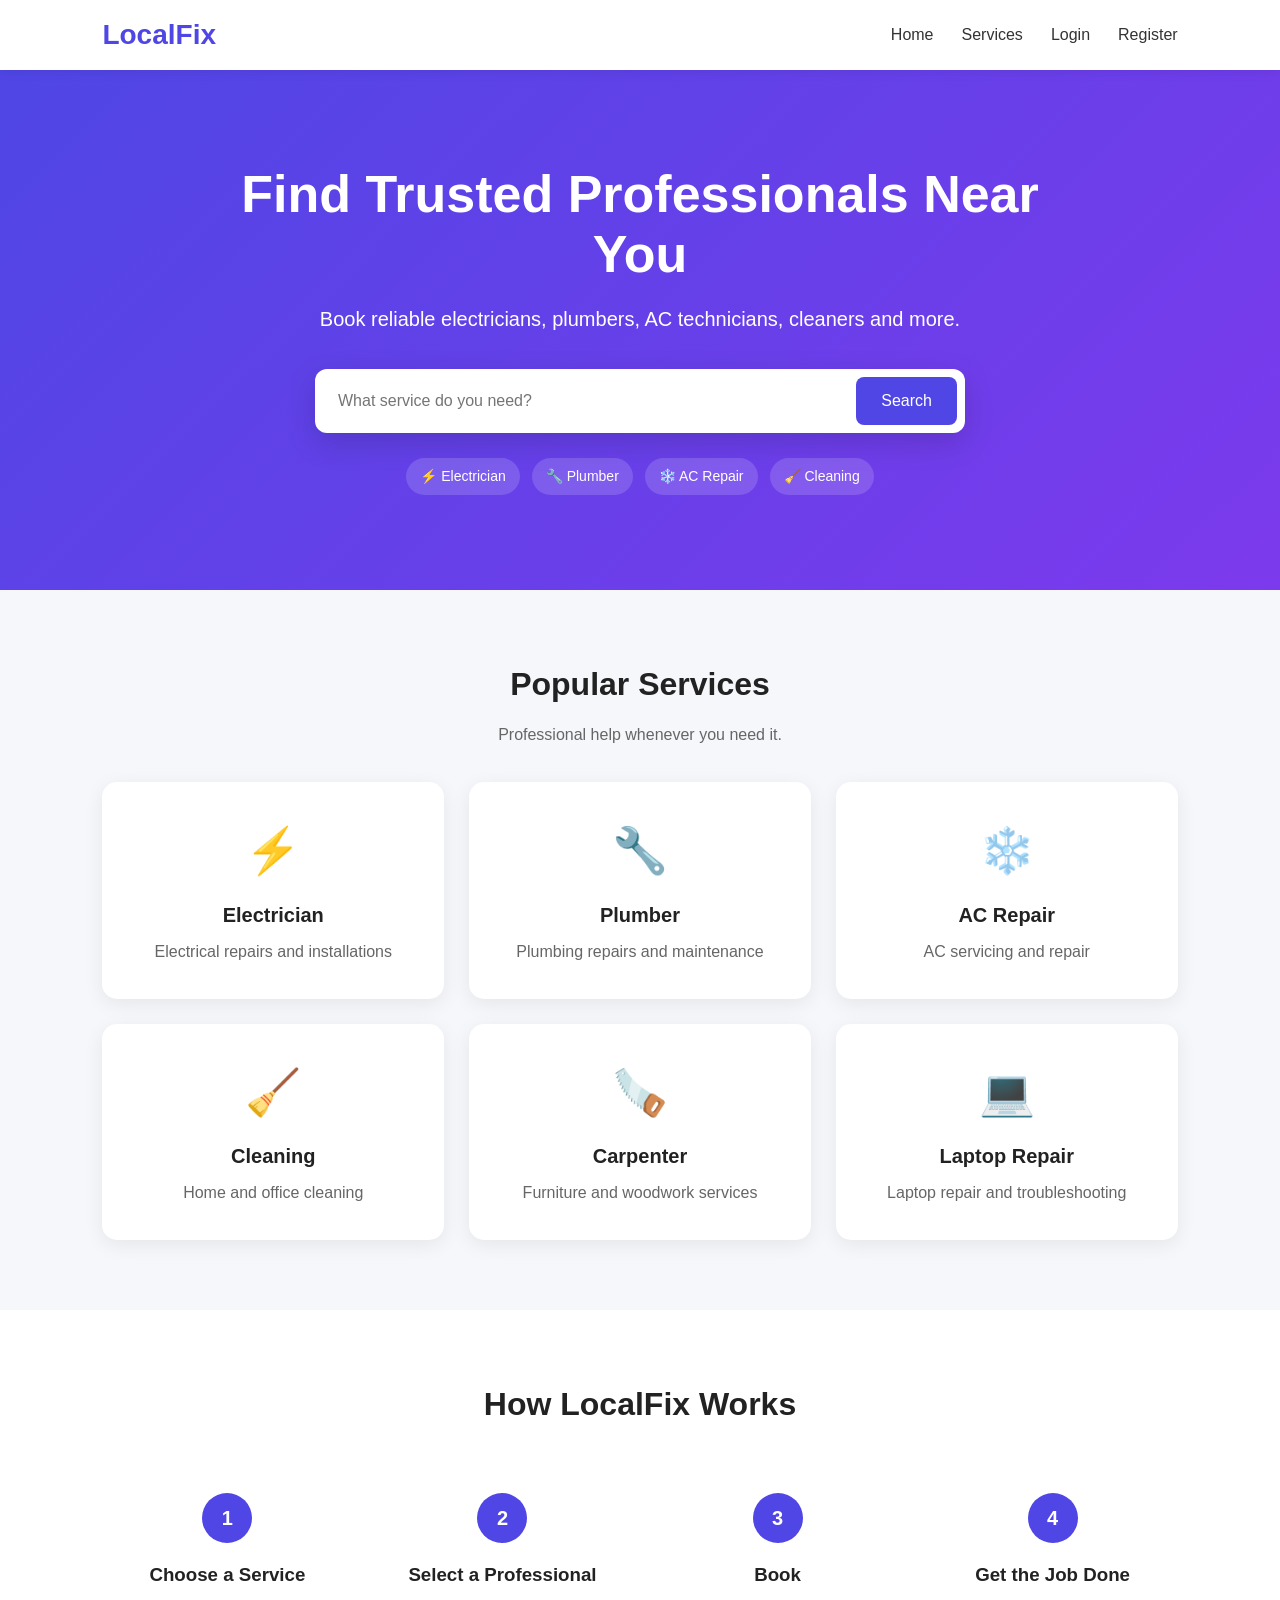
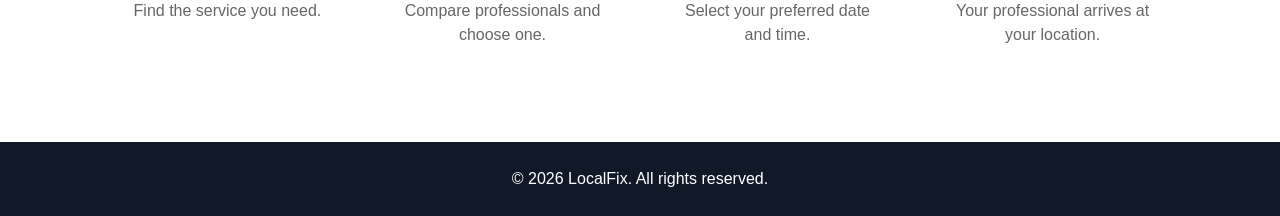
<file: frontend/index.html>
<!DOCTYPE html>
<html lang="en">

<head>

    <meta charset="UTF-8">

    <meta
        name="viewport"
        content="width=device-width, initial-scale=1.0"
    >

    <title>LocalFix - Home</title>

    <link
        rel="stylesheet"
        href="css/style.css"
    >

</head>


<body>


    <!-- NAVBAR -->

    <nav>

        <div class="logo">
            LocalFix
        </div>


        <div class="nav-links">

            <a href="index.html">
                Home
            </a>

            <a href="services.html">
                Services
            </a>

            <a href="bookings.html">
                My Bookings
            </a>

            <a href="login.html">
                Login
            </a>

        </div>

    </nav>



    <!-- HERO -->

    <section class="hero">

        <div class="hero-content">

            <h1>
                Find Trusted Professionals Near You
            </h1>


            <p>
                Book reliable electricians, plumbers,
                AC technicians, cleaners and more.
            </p>


            <div class="search-box">

                <input
                    type="text"
                    id="searchInput"
                    placeholder="What service do you need?"
                >


                <button
                    onclick="searchServices()"
                >
                    Search
                </button>

            </div>


            <div class="hero-links">

                <span>
                    ⚡ Electrician
                </span>

                <span>
                    🔧 Plumber
                </span>

                <span>
                    ❄️ AC Repair
                </span>

                <span>
                    🧹 Cleaning
                </span>

            </div>

        </div>

    </section>



    <!-- POPULAR SERVICES -->

    <section class="categories">

        <h2>
            Popular Services
        </h2>


        <p class="section-description">
            Professional help whenever you need it.
        </p>


        <div class="category-container">


            <div
                class="category-card"
                onclick="openService('Electrician')"
            >

                <div class="home-service-icon">
                    ⚡
                </div>

                <h3>
                    Electrician
                </h3>

                <p>
                    Electrical repairs and installations
                </p>

            </div>



            <div
                class="category-card"
                onclick="openService('Plumber')"
            >

                <div class="home-service-icon">
                    🔧
                </div>

                <h3>
                    Plumber
                </h3>

                <p>
                    Plumbing repairs and maintenance
                </p>

            </div>



            <div
                class="category-card"
                onclick="openService('AC Repair')"
            >

                <div class="home-service-icon">
                    ❄️
                </div>

                <h3>
                    AC Repair
                </h3>

                <p>
                    AC servicing and repair
                </p>

            </div>



            <div
                class="category-card"
                onclick="openService('Cleaning')"
            >

                <div class="home-service-icon">
                    🧹
                </div>

                <h3>
                    Cleaning
                </h3>

                <p>
                    Home and office cleaning
                </p>

            </div>



            <div
                class="category-card"
                onclick="openService('Carpenter')"
            >

                <div class="home-service-icon">
                    🪚
                </div>

                <h3>
                    Carpenter
                </h3>

                <p>
                    Furniture and woodwork services
                </p>

            </div>



            <div
                class="category-card"
                onclick="openService('Laptop Repair')"
            >

                <div class="home-service-icon">
                    💻
                </div>

                <h3>
                    Laptop Repair
                </h3>

                <p>
                    Laptop repair and troubleshooting
                </p>

            </div>


        </div>

    </section>



    <!-- HOW IT WORKS -->

    <section class="how-it-works">

        <h2>
            How LocalFix Works
        </h2>


        <div class="steps-container">


            <div class="step-card">

                <div class="step-number">
                    1
                </div>

                <h3>
                    Choose a Service
                </h3>

                <p>
                    Find the service you need.
                </p>

            </div>



            <div class="step-card">

                <div class="step-number">
                    2
                </div>

                <h3>
                    Select a Professional
                </h3>

                <p>
                    Compare professionals and choose one.
                </p>

            </div>



            <div class="step-card">

                <div class="step-number">
                    3
                </div>

                <h3>
                    Book
                </h3>

                <p>
                    Select your preferred date and time.
                </p>

            </div>



            <div class="step-card">

                <div class="step-number">
                    4
                </div>

                <h3>
                    Get the Job Done
                </h3>

                <p>
                    Your professional arrives at your location.
                </p>

            </div>


        </div>

    </section>



    <!-- FOOTER -->

    <footer>

        <p>
            © 2026 LocalFix. All rights reserved.
        </p>

    </footer>



    <script src="js/app.js"></script>


</body>

</html>
</file>
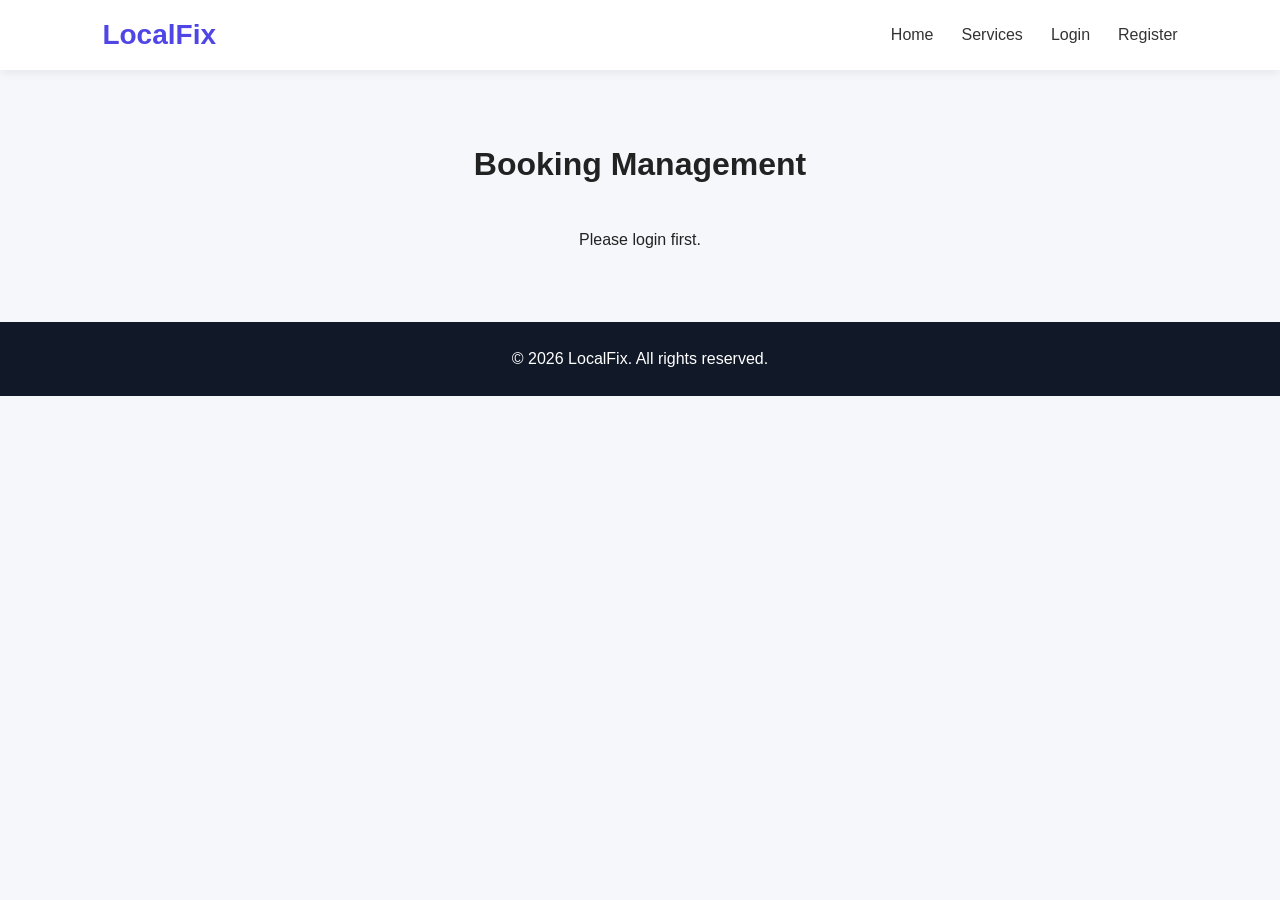
<file: frontend/admin.html>
<!DOCTYPE html>
<html lang="en">

<head>
    <meta charset="UTF-8">

    <meta
        name="viewport"
        content="width=device-width, initial-scale=1.0"
    >

    <title>LocalFix - Admin</title>

    <link
        rel="stylesheet"
        href="css/style.css"
    >
</head>

<body>

<nav>

    <div class="logo">
        LocalFix
    </div>

    <div class="nav-links">

        <a href="index.html">
            Home
        </a>

        <a href="services.html">
            Services
        </a>

        <a href="bookings.html">
            My Bookings
        </a>

    </div>

</nav>


<section class="categories">

    <h2>
        Booking Management
    </h2>

    <div id="adminBookings">

        <p>
            Loading bookings...
        </p>

    </div>

</section>


<footer>

    <p>
        © 2026 LocalFix. All rights reserved.
    </p>

</footer>


<script src="js/app.js"></script>


<script>

async function loadBookings() {

    const container =
        document.getElementById(
            "adminBookings"
        );


    const token =
        localStorage.getItem(
            "access_token"
        );


    if (!token) {

        container.innerHTML = `
            <p>Please login first.</p>
        `;

        return;

    }


    try {

        const response =
            await fetch(
                `${API_URL}/bookings/`,
                {
                    headers: {
                        "Authorization":
                            `Bearer ${token}`
                    }
                }
            );


        const bookings =
            await response.json();


        if (!response.ok) {

            throw new Error(
                bookings.detail ||
                "Could not load bookings"
            );

        }


        container.innerHTML = "";


        if (bookings.length === 0) {

            container.innerHTML = `
                <p>No bookings found.</p>
            `;

            return;

        }


        bookings.forEach(
            booking => {

                const card =
                    document.createElement(
                        "div"
                    );


                card.className =
                    "booking-card";


                card.innerHTML = `

                    <h3>
                        ${booking.service}
                    </h3>

                    <p>
                        📅 ${booking.date}
                    </p>

                    <p>
                        🕐 ${booking.time}
                    </p>

                    <p>
                        📍 ${booking.address}
                    </p>

                    <p>
                        👨‍🔧
                        ${
                            booking.provider
                                ? booking.provider.name
                                : "Unknown Provider"
                        }
                    </p>

                    <p>
                        <strong>
                            Status:
                        </strong>

                        <span class="status">
                            ${booking.status}
                        </span>
                    </p>


                    <select
                        id="status-${booking._id}"
                    >

                        <option value="Pending">
                            Pending
                        </option>

                        <option value="Confirmed">
                            Confirmed
                        </option>

                        <option value="Completed">
                            Completed
                        </option>

                        <option value="Cancelled">
                            Cancelled
                        </option>

                    </select>


                    <button
                        onclick="updateStatus(
                            '${booking._id}'
                        )"
                    >
                        Update Status
                    </button>

                `;


                container.appendChild(
                    card
                );


                document.getElementById(
                    `status-${booking._id}`
                ).value =
                    booking.status;

            }
        );

    }


    catch (error) {

        console.error(error);

        container.innerHTML = `
            <p>
                Could not load bookings.
            </p>
        `;

    }

}



async function updateStatus(
    bookingId
) {

    const status =
        document.getElementById(
            `status-${bookingId}`
        ).value;


    const token =
        localStorage.getItem(
            "access_token"
        );


    try {

        const response =
            await fetch(

                `${API_URL}/bookings/${bookingId}/status`,

                {

                    method: "PUT",

                    headers: {

                        "Content-Type":
                            "application/json",

                        "Authorization":
                            `Bearer ${token}`

                    },

                    body: JSON.stringify({
                        status: status
                    })

                }

            );


        const data =
            await response.json();


        if (!response.ok) {

            alert(
                data.detail ||
                "Could not update status"
            );

            return;

        }


        alert(
            "Booking status updated!"
        );


        loadBookings();

    }


    catch (error) {

        console.error(error);

        alert(
            "Could not connect to server."
        );

    }

}


loadBookings();

</script>

</body>

</html>
</file>
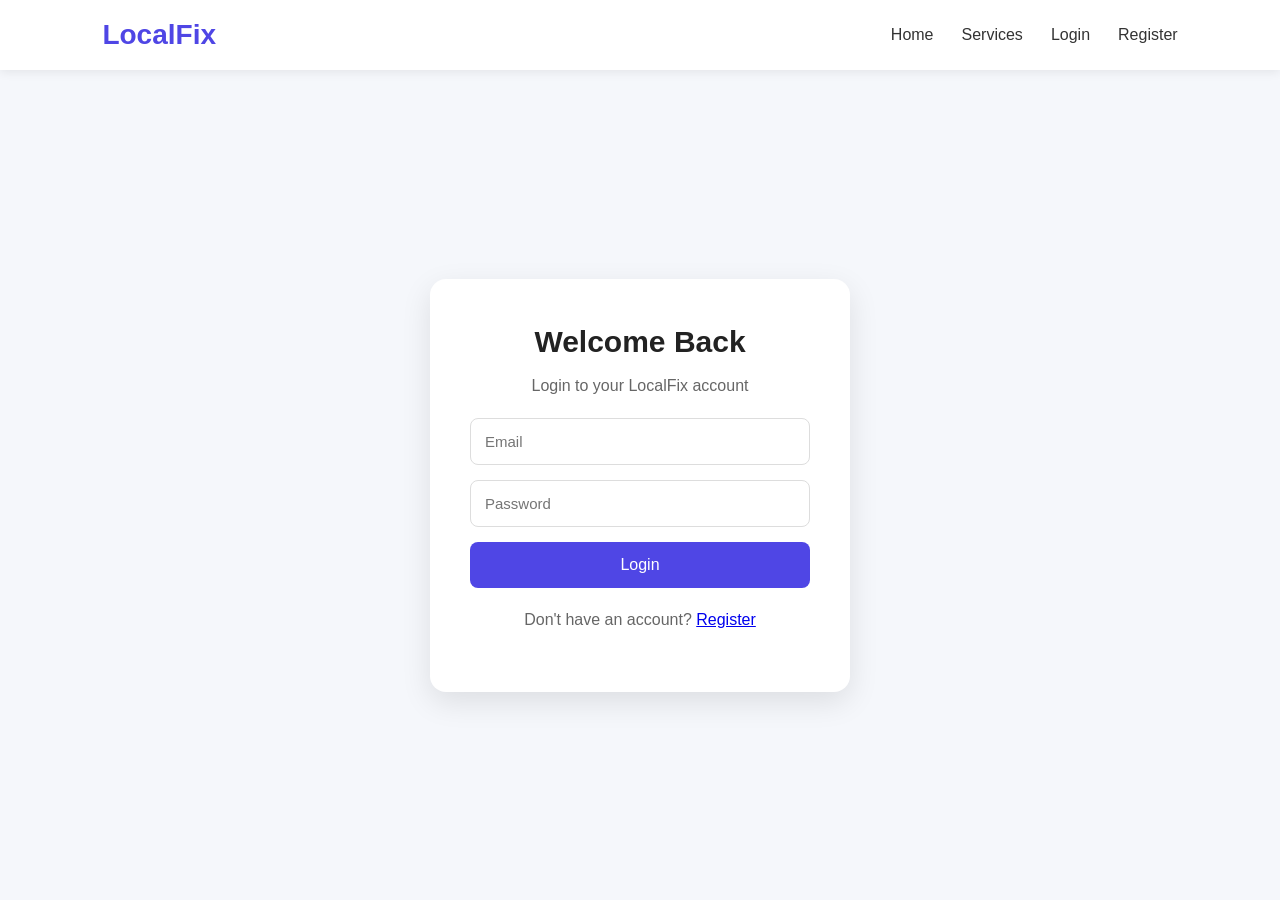
<file: frontend/booking.html>
<!DOCTYPE html>
<html lang="en">

<head>

    <meta charset="UTF-8">

    <meta
        name="viewport"
        content="width=device-width, initial-scale=1.0"
    >

    <title>LocalFix - Book Service</title>

    <link
        rel="stylesheet"
        href="css/style.css"
    >

</head>


<body>


    <!-- NAVBAR -->

    <nav>

        <div class="logo">
            LocalFix
        </div>

        <div class="nav-links">

            <a href="index.html">Home</a>

            <a href="services.html">Services</a>

            <a href="bookings.html">My Bookings</a>

            <a href="login.html">Login</a>

        </div>

    </nav>



    <!-- BOOKING SECTION -->

    <section class="booking-section">

        <div class="booking-header">

            <h1>
                Book a Service
            </h1>

            <p id="selectedService">
                Loading service...
            </p>

        </div>



        <!-- PROVIDERS -->

        <div class="providers-area">

            <h2>
                Choose a Professional
            </h2>

            <div id="providersContainer">

                <p>
                    Loading providers...
                </p>

            </div>

        </div>



        <!-- BOOKING FORM -->

        <div class="booking-form-card">

            <h2>
                Booking Details
            </h2>


            <form id="bookingForm">

                <input
                    type="hidden"
                    id="provider_id"
                >


                <label>
                    Selected Service
                </label>

                <input
                    type="text"
                    id="service"
                    placeholder="Service"
                    readonly
                    required
                >


                <label>
                    Date
                </label>

                <input
                    type="date"
                    id="date"
                    required
                >


                <label>
                    Time
                </label>

                <input
                    type="time"
                    id="time"
                    required
                >


                <label>
                    Address
                </label>

                <input
                    type="text"
                    id="address"
                    placeholder="Enter your address"
                    required
                >


                <label>
                    Problem Description
                </label>

                <textarea
                    id="description"
                    placeholder="Describe the problem..."
                    rows="5"
                    required
                ></textarea>


                <button type="submit">
                    Confirm Booking
                </button>

            </form>


            <p id="bookingMessage"></p>

        </div>

    </section>



    <footer>

        <p>
            © 2026 LocalFix. All rights reserved.
        </p>

    </footer>



    <script src="js/app.js"></script>


    <script>


        // =========================================
        // LOGIN CHECK
        // =========================================

        const token =
            localStorage.getItem(
                "access_token"
            );


        if (!token) {

            alert(
                "Please login to book a service."
            );

            window.location.href =
                "login.html";

        }



        // =========================================
        // URL PARAMETERS
        // =========================================

        const params =
            new URLSearchParams(
                window.location.search
            );


        const serviceName =
            params.get("service");


        const selectedProviderId =
            params.get("provider");



        // =========================================
        // DATE AND TIME
        // =========================================

        const dateInput =
            document.getElementById("date");


        const timeInput =
            document.getElementById("time");


        const today =
            new Date()
                .toISOString()
                .split("T")[0];


        dateInput.min = today;



        // =========================================
        // DISPLAY SERVICE
        // =========================================

        if (serviceName) {

            document.getElementById(
                "service"
            ).value = serviceName;


            document.getElementById(
                "selectedService"
            ).textContent =
                `Book a ${serviceName} professional`;

        }



        // =========================================
        // LOAD PROVIDERS
        // =========================================

        async function loadProviders() {

            const container =
                document.getElementById(
                    "providersContainer"
                );


            try {

                const response =
                    await fetch(
                        `${API_URL}/providers/`
                    );


                if (!response.ok) {

                    throw new Error(
                        "Failed to load providers"
                    );

                }


                const providers =
                    await response.json();


                const filteredProviders =
                    providers.filter(
                        provider =>

                            provider.service
                                .toLowerCase()
                                .trim() ===

                            serviceName
                                .toLowerCase()
                                .trim()
                    );


                container.innerHTML = "";


                if (
                    filteredProviders.length === 0
                ) {

                    container.innerHTML = `

                        <div class="no-providers">

                            <h3>
                                No professionals available
                            </h3>

                            <p>
                                We couldn't find a professional
                                for this service.
                            </p>

                        </div>

                    `;

                    return;

                }


                filteredProviders.forEach(
                    provider => {

                        const card =
                            document.createElement(
                                "div"
                            );


                        card.className =
                            "provider-card";


                        if (
                            provider._id ===
                            selectedProviderId
                        ) {

                            card.classList.add(
                                "selected-provider"
                            );

                        }


                        card.innerHTML = `

                            <div class="provider-info">

                                <div class="provider-avatar">
                                    👨‍🔧
                                </div>


                                <div>

                                    <h3>
                                        ${provider.name}
                                    </h3>

                                    <p class="provider-service">
                                        ${provider.service}
                                    </p>

                                </div>

                            </div>


                            <div class="provider-details">

                                <span>
                                    📍 ${provider.location}
                                </span>

                                <span>
                                    ⭐ ${provider.experience}
                                    years experience
                                </span>

                                <span>
                                    💰 ₹${provider.price}
                                </span>

                            </div>


                            <div class="provider-buttons">

                                <button
                                    type="button"
                                    class="profile-button"
                                    onclick="viewProvider(
                                        '${provider._id}'
                                    )"
                                >
                                    View Profile
                                </button>


                                <button
                                    type="button"
                                    onclick="selectProvider(
                                        '${provider._id}',
                                        '${provider.name}'
                                    )"
                                >
                                    Select Provider
                                </button>

                            </div>

                        `;


                        container.appendChild(
                            card
                        );


                        if (
                            provider._id ===
                            selectedProviderId
                        ) {

                            selectProvider(
                                provider._id,
                                provider.name
                            );

                        }

                    }
                );

            }


            catch (error) {

                console.error(
                    "Provider error:",
                    error
                );


                container.innerHTML = `

                    <div class="no-providers">

                        <p>
                            Could not load providers.
                        </p>

                    </div>

                `;

            }

        }



        // =========================================
        // VIEW PROVIDER
        // =========================================

        function viewProvider(
            providerId
        ) {

            window.location.href =
                `provider.html?id=${
                    encodeURIComponent(
                        providerId
                    )
                }`;

        }



        // =========================================
        // SELECT PROVIDER
        // =========================================

        function selectProvider(
            providerId,
            providerName
        ) {

            document.getElementById(
                "provider_id"
            ).value = providerId;


            document.getElementById(
                "bookingMessage"
            ).textContent =
                `Selected provider: ${providerName}`;


            document
                .querySelectorAll(
                    ".provider-card"
                )
                .forEach(card => {

                    card.classList.remove(
                        "selected-provider"
                    );

                });


            document
                .getElementById(
                    "bookingForm"
                )
                .scrollIntoView({
                    behavior: "smooth"
                });

        }



        // =========================================
        // BOOKING SUBMIT
        // =========================================

        document
            .getElementById(
                "bookingForm"
            )
            .addEventListener(
                "submit",
                async function(event) {

                    event.preventDefault();


                    const currentToken =
                        localStorage.getItem(
                            "access_token"
                        );


                    if (!currentToken) {

                        alert(
                            "Please login first."
                        );

                        window.location.href =
                            "login.html";

                        return;

                    }


                    const user =
                        getUserFromToken();


                    if (!user) {

                        alert(
                            "Please login again."
                        );

                        localStorage.removeItem(
                            "access_token"
                        );

                        window.location.href =
                            "login.html";

                        return;

                    }


                    const providerId =
                        document.getElementById(
                            "provider_id"
                        ).value;


                    if (!providerId) {

                        alert(
                            "Please select a provider first."
                        );

                        return;

                    }


                    const selectedDate =
                        dateInput.value;


                    if (
                        selectedDate < today
                    ) {

                        alert(
                            "Please select today or a future date."
                        );

                        return;

                    }


                    const selectedTime =
                        timeInput.value;


                    const currentTime =
                        new Date()
                            .toTimeString()
                            .slice(0, 5);


                    if (
                        selectedDate === today &&
                        selectedTime <= currentTime
                    ) {

                        alert(
                            "Please select a future time."
                        );

                        return;

                    }


                    const bookingData = {

                        user_id:
                            user.user_id,

                        provider_id:
                            providerId,

                        service:
                            document.getElementById(
                                "service"
                            ).value,

                        date:
                            selectedDate,

                        time:
                            selectedTime,

                        address:
                            document.getElementById(
                                "address"
                            ).value,

                        description:
                            document.getElementById(
                                "description"
                            ).value

                    };


                    try {

                        const response =
                            await fetch(
                                `${API_URL}/bookings/`,
                                {

                                    method: "POST",

                                    headers: {

                                        "Content-Type":
                                            "application/json",

                                        "Authorization":
                                            `Bearer ${currentToken}`

                                    },

                                    body:
                                        JSON.stringify(
                                            bookingData
                                        )

                                }
                            );


                        const data =
                            await response.json();


                        if (!response.ok) {

                            document.getElementById(
                                "bookingMessage"
                            ).textContent =
                                data.detail ||
                                "Booking failed";

                            return;

                        }


                        document.getElementById(
                            "bookingMessage"
                        ).textContent =
                            "✅ Booking created successfully!";


                        setTimeout(
                            () => {

                                window.location.href =
                                    "bookings.html";

                            },
                            1000
                        );

                    }


                    catch (error) {

                        console.error(
                            "Booking error:",
                            error
                        );


                        document.getElementById(
                            "bookingMessage"
                        ).textContent =
                            "Could not connect to server.";

                    }

                }
            );



        // =========================================
        // START
        // =========================================

        loadProviders();

    </script>


</body>

</html>
</file>
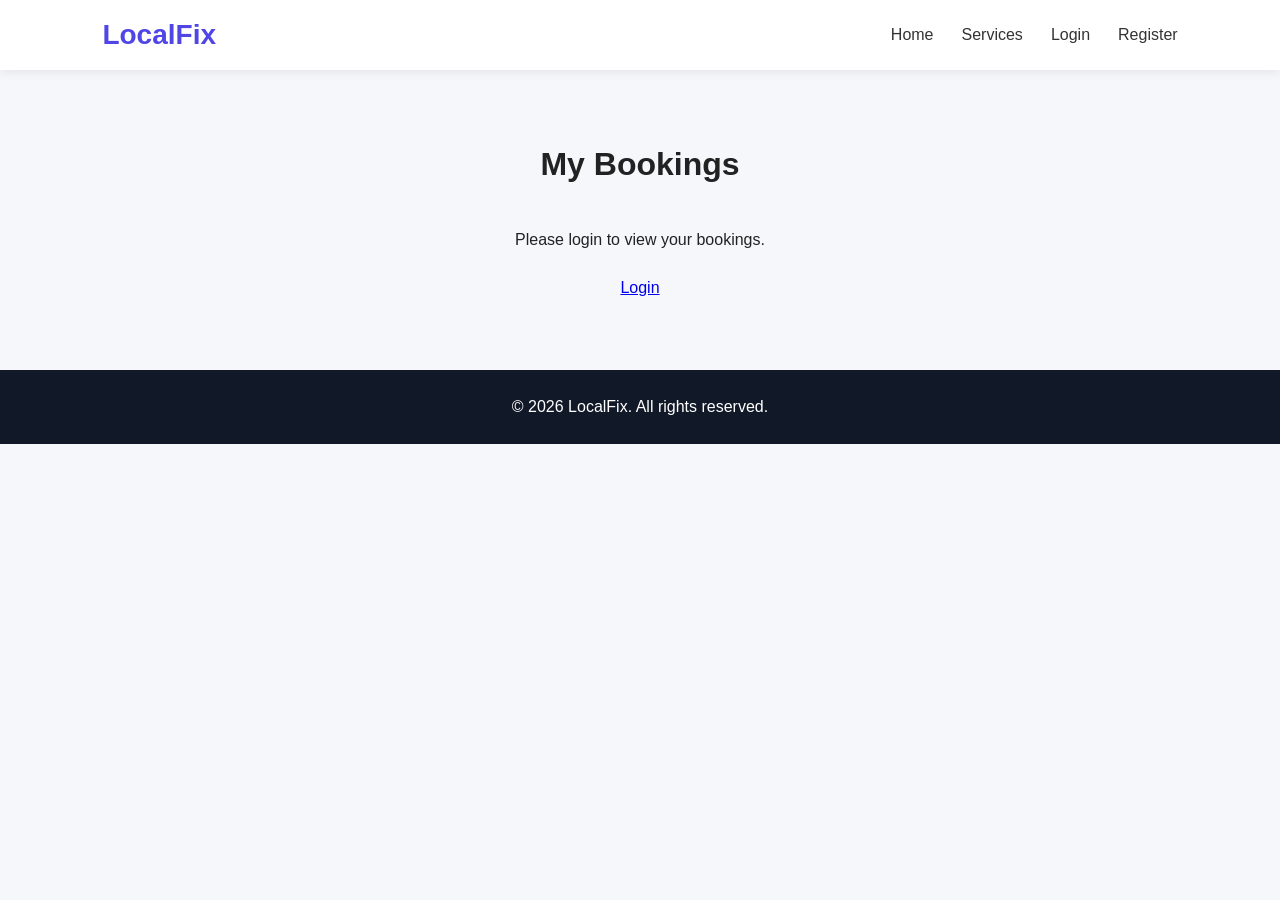
<file: frontend/bookings.html>
<!DOCTYPE html>
<html lang="en">

<head>

    <meta charset="UTF-8">

    <meta
        name="viewport"
        content="width=device-width, initial-scale=1.0"
    >

    <title>LocalFix - My Bookings</title>

    <link
        rel="stylesheet"
        href="css/style.css"
    >

</head>


<body>


<nav>

    <div class="logo">
        LocalFix
    </div>

    <div class="nav-links">

        <a href="index.html">Home</a>

        <a href="services.html">Services</a>

        <a href="bookings.html">My Bookings</a>

        <a href="login.html">Login</a>

    </div>

</nav>



<section class="categories">

    <h2>
        My Bookings
    </h2>


    <div id="bookingsContainer">

        <p>
            Loading bookings...
        </p>

    </div>

</section>



<footer>

    <p>
        © 2026 LocalFix. All rights reserved.
    </p>

</footer>



<script src="js/app.js"></script>


<script>

async function loadMyBookings() {

    const container =
        document.getElementById(
            "bookingsContainer"
        );


    const token =
        localStorage.getItem(
            "access_token"
        );


    if (!token) {

        container.innerHTML = `

            <p>
                Please login to view your bookings.
            </p>

            <br>

            <a href="login.html">
                Login
            </a>

        `;

        return;
    }


    try {

        const response =
            await fetch(
                `${API_URL}/bookings/`,
                {
                    headers: {
                        "Authorization":
                            `Bearer ${token}`
                    }
                }
            );


        const data =
            await response.json();


        if (response.status === 401) {

            localStorage.removeItem(
                "access_token"
            );

            window.location.href =
                "login.html";

            return;
        }


        if (!response.ok) {

            throw new Error(
                data.detail ||
                "Failed to load bookings"
            );

        }


        const bookings = data;


        container.innerHTML = "";


        if (bookings.length === 0) {

            container.innerHTML = `

                <p>
                    You don't have any bookings yet.
                </p>

                <br>

                <a href="services.html">
                    Browse Services
                </a>

            `;

            return;
        }


        bookings.forEach(
            booking => {

                const card =
                    document.createElement(
                        "div"
                    );


                card.className =
                    "booking-card";


                /*
                =================================
                Provider Information
                =================================
                */

                let providerHTML = "";


                if (booking.provider) {

                    providerHTML = `

                        <div class="booking-provider">

                            <h4>
                                👨‍🔧 Service Professional
                            </h4>


                            <p>

                                <strong>
                                    ${booking.provider.name}
                                </strong>

                            </p>


                            <p>

                                📞
                                ${booking.provider.phone}

                            </p>


                            <p>

                                📍
                                ${booking.provider.location}

                            </p>


                            <p>

                                ⭐
                                ${booking.provider.experience}
                                years experience

                            </p>


                            <p>

                                💰
                                ₹${booking.provider.price}
                                starting price

                            </p>

                        </div>

                    `;

                }


                /*
                =================================
                Cancel Button
                =================================
                */

                let cancelButton = "";


                if (
                    booking.status !== "Completed" &&
                    booking.status !== "Cancelled"
                ) {

                    cancelButton = `

                        <button
                            class="cancel-button"
                            onclick="cancelBooking(
                                '${booking._id}'
                            )"
                        >

                            Cancel Booking

                        </button>

                    `;

                }


                /*
                =================================
                Review
                =================================
                */

                let reviewSection = "";


                if (
                    booking.status === "Completed"
                ) {

                    reviewSection = `

                        <div class="review-box">

                            <h4>
                                Rate your experience
                            </h4>


                            <select
                                id="rating-${booking._id}"
                            >

                                <option value="5">
                                    ⭐⭐⭐⭐⭐
                                </option>

                                <option value="4">
                                    ⭐⭐⭐⭐
                                </option>

                                <option value="3">
                                    ⭐⭐⭐
                                </option>

                                <option value="2">
                                    ⭐⭐
                                </option>

                                <option value="1">
                                    ⭐
                                </option>

                            </select>


                            <textarea
                                id="comment-${booking._id}"
                                placeholder="Write your review..."
                                rows="3"
                            ></textarea>


                            <button
                                onclick="submitReview(
                                    '${booking._id}',
                                    '${booking.provider_id}'
                                )"
                            >

                                Submit Review

                            </button>


                            <p
                                id="reviewMessage-${booking._id}"
                            ></p>

                        </div>

                    `;

                }


                /*
                =================================
                Booking Card
                =================================
                */

                card.innerHTML = `

                    <h3>
                        ${booking.service}
                    </h3>


                    ${providerHTML}


                    <div class="booking-details">

                        <p>

                            📅
                            <strong>Date:</strong>

                            ${booking.date}

                        </p>


                        <p>

                            🕐
                            <strong>Time:</strong>

                            ${booking.time}

                        </p>


                        <p>

                            📍
                            <strong>Address:</strong>

                            ${booking.address}

                        </p>


                        <p>

                            📝
                            <strong>Problem:</strong>

                            ${booking.description}

                        </p>


                        <p>

                            <strong>
                                Status:
                            </strong>


                            <span class="status">

                                ${booking.status}

                            </span>

                        </p>

                    </div>


                    <div class="booking-actions">

                        ${cancelButton}

                    </div>


                    ${reviewSection}

                `;


                container.appendChild(
                    card
                );

            }
        );

    }


    catch (error) {

        console.error(
            "Booking error:",
            error
        );


        container.innerHTML = `

            <p>
                Could not load bookings.
            </p>

            <br>

            <button
                onclick="loadMyBookings()"
            >

                Try Again

            </button>

        `;

    }

}



/*
=========================================
Cancel Booking
=========================================
*/

async function cancelBooking(
    bookingId
) {

    if (
        !confirm(
            "Are you sure you want to cancel this booking?"
        )
    ) {

        return;

    }


    const token =
        localStorage.getItem(
            "access_token"
        );


    try {

        const response =
            await fetch(
                `${API_URL}/bookings/${bookingId}`,
                {

                    method: "DELETE",

                    headers: {

                        "Authorization":
                            `Bearer ${token}`

                    }

                }
            );


        const data =
            await response.json();


        if (!response.ok) {

            alert(
                data.detail ||
                "Could not cancel booking"
            );

            return;

        }


        alert(
            "Booking cancelled successfully!"
        );


        loadMyBookings();

    }


    catch (error) {

        console.error(error);

        alert(
            "Could not connect to server."
        );

    }

}



/*
=========================================
Submit Review
=========================================
*/

async function submitReview(
    bookingId,
    providerId
) {

    const token =
        localStorage.getItem(
            "access_token"
        );


    const user =
        getUserFromToken();


    if (!token || !user) {

        alert(
            "Please login first."
        );

        return;

    }


    const rating =
        document.getElementById(
            `rating-${bookingId}`
        ).value;


    const comment =
        document.getElementById(
            `comment-${bookingId}`
        ).value.trim();


    if (!comment) {

        alert(
            "Please write a comment."
        );

        return;

    }


    const response =
        await fetch(
            `${API_URL}/reviews/`,
            {

                method: "POST",

                headers: {

                    "Content-Type":
                        "application/json",

                    "Authorization":
                        `Bearer ${token}`

                },

                body: JSON.stringify({

                    user_id:
                        user.user_id,

                    provider_id:
                        providerId,

                    rating:
                        Number(rating),

                    comment:
                        comment

                })

            }
        );


    const data =
        await response.json();


    const message =
        document.getElementById(
            `reviewMessage-${bookingId}`
        );


    if (!response.ok) {

        message.textContent =
            data.detail ||
            "Failed to submit review";

        return;

    }


    message.textContent =
        "⭐ Review submitted successfully!";


    document.getElementById(
        `comment-${bookingId}`
    ).value = "";

}



/*
=========================================
Start
=========================================
*/

loadMyBookings();

</script>


</body>

</html>
</file>
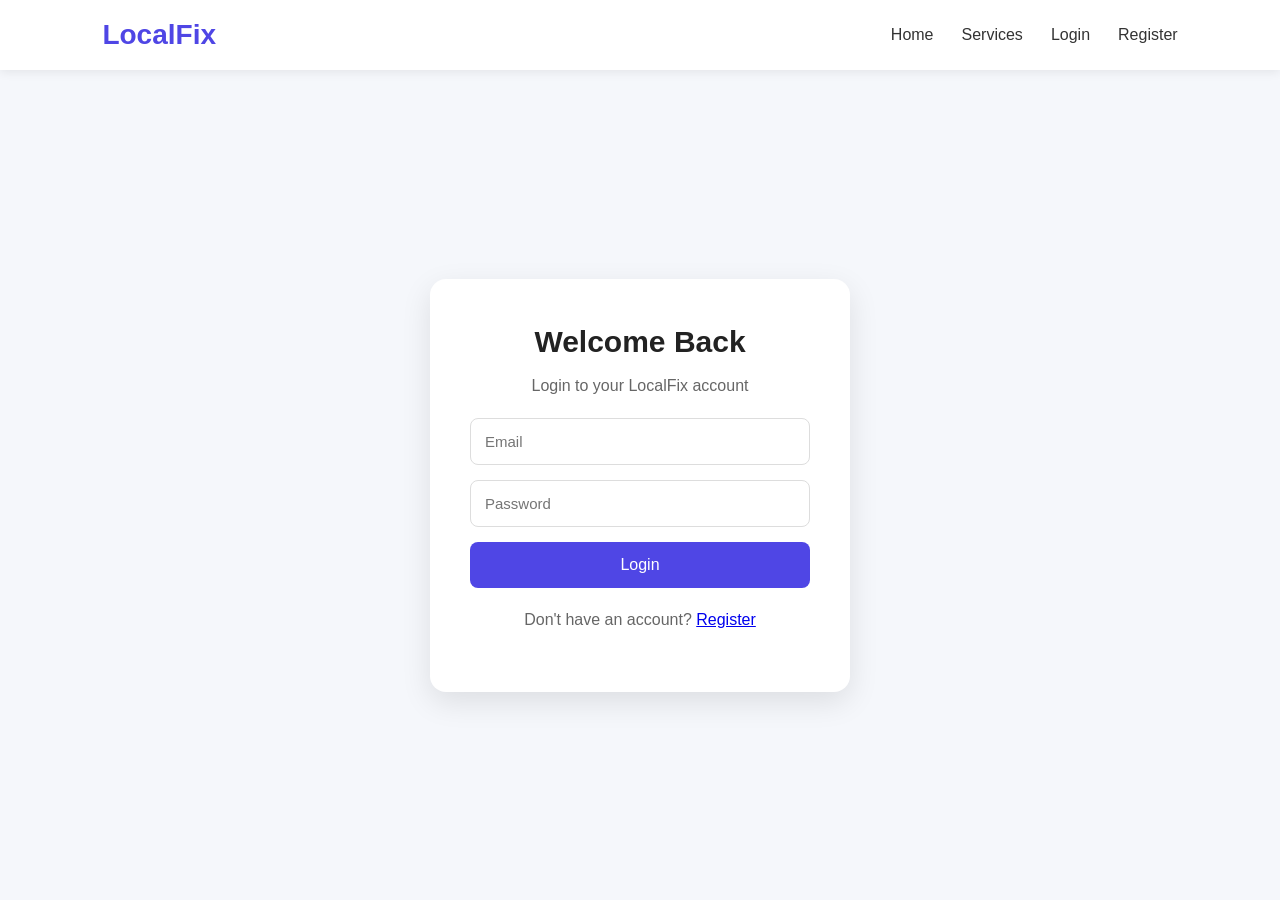
<file: frontend/login.html>
<!DOCTYPE html>
<html lang="en">

<head>
    <meta charset="UTF-8">
    <meta name="viewport" content="width=device-width, initial-scale=1.0">

    <title>LocalFix - Login</title>

    <link rel="stylesheet" href="css/style.css">
</head>

<body>

    <nav>
        <div class="logo">LocalFix</div>

        <div class="nav-links">
            <a href="index.html">Home</a>
            <a href="services.html">Services</a>
            <a href="register.html">Register</a>
        </div>
    </nav>


    <div class="auth-container">

        <div class="auth-card">

            <h2>Welcome Back</h2>

            <p>Login to your LocalFix account</p>

            <form id="loginForm">

                <input
                    type="email"
                    id="email"
                    placeholder="Email"
                    required
                >

                <input
                    type="password"
                    id="password"
                    placeholder="Password"
                    required
                >

                <button type="submit">
                    Login
                </button>

            </form>

            <p id="loginMessage"></p>

            <p>
                Don't have an account?
                <a href="register.html">Register</a>
            </p>

        </div>

    </div>


    <script src="js/app.js"></script>

    <script>

        document
            .getElementById("loginForm")
            .addEventListener("submit", async function(event) {

                event.preventDefault();

                const email =
                    document.getElementById("email").value;

                const password =
                    document.getElementById("password").value;

                const message =
                    document.getElementById("loginMessage");

                try {

                    const response = await fetch(
                        `${API_URL}/users/login`,
                        {
                            method: "POST",

                            headers: {
                                "Content-Type": "application/json"
                            },

                            body: JSON.stringify({
                                email: email,
                                password: password
                            })
                        }
                    );

                    const data = await response.json();

                    if (!response.ok) {

                        message.textContent =
                            data.detail || "Login failed";

                        return;
                    }

                    // Save JWT token
                    localStorage.setItem(
                        "access_token",
                        data.access_token
                    );

                    message.textContent =
                        "Login successful!";

                    setTimeout(() => {
                        window.location.href = "services.html";
                    }, 800);

                } catch (error) {

                    console.error(error);

                    message.textContent =
                        "Could not connect to server.";
                }

            });

    </script>

</body>

</html>
</file>
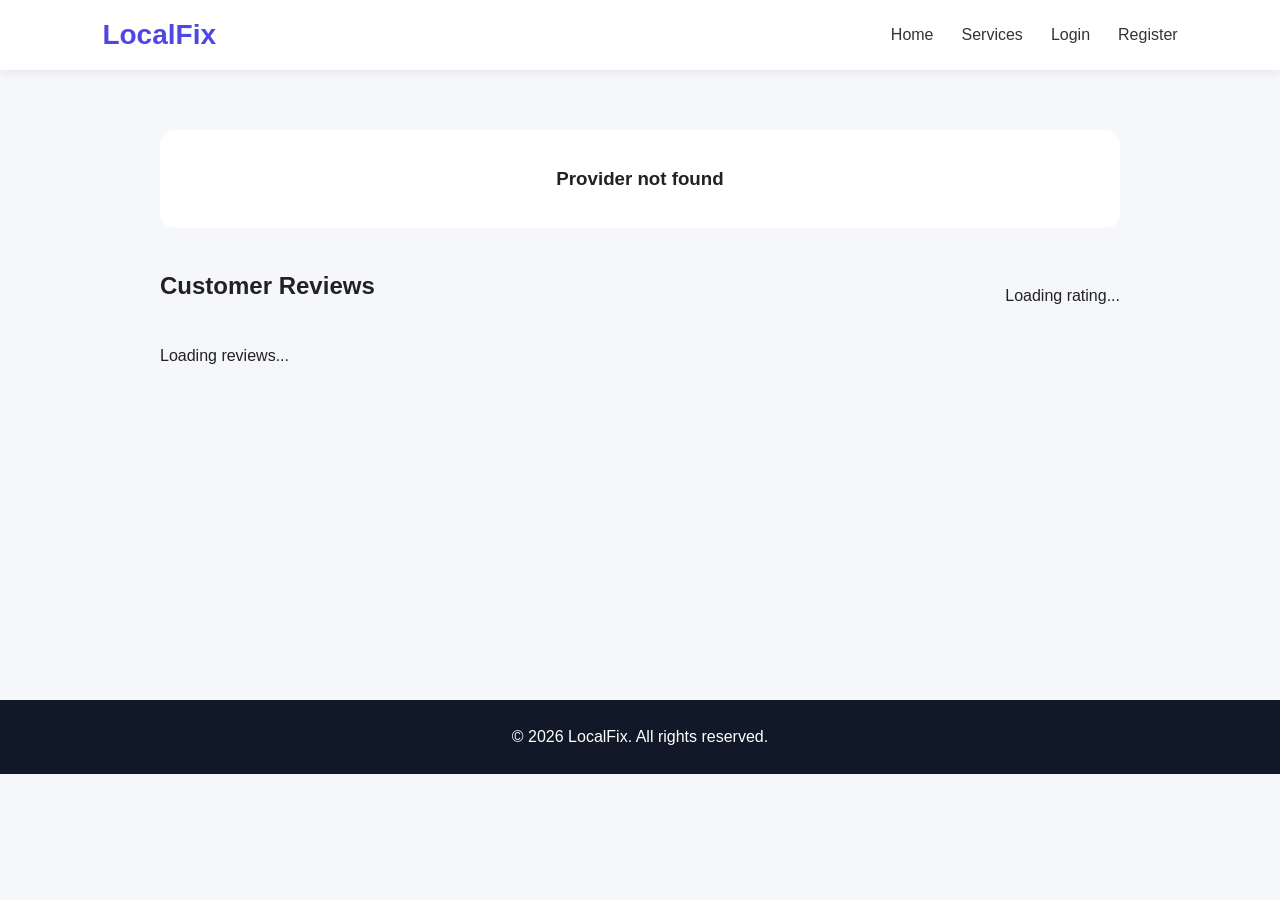
<file: frontend/provider.html>
<!DOCTYPE html>
<html lang="en">

<head>

    <meta charset="UTF-8">

    <meta
        name="viewport"
        content="width=device-width, initial-scale=1.0"
    >

    <title>LocalFix - Provider Profile</title>

    <link
        rel="stylesheet"
        href="css/style.css"
    >

</head>


<body>


    <!-- NAVBAR -->

    <nav>

        <div class="logo">
            LocalFix
        </div>

        <div class="nav-links">

            <a href="index.html">
                Home
            </a>

            <a href="services.html">
                Services
            </a>

            <a href="bookings.html">
                My Bookings
            </a>

            <a href="login.html">
                Login
            </a>

        </div>

    </nav>



    <!-- PROVIDER PAGE -->

    <main class="provider-page">

        <div id="providerContainer">

            <p>
                Loading provider...
            </p>

        </div>


        <!-- REVIEWS -->

        <div class="reviews-section">

            <div class="reviews-header">

                <h2>
                    Customer Reviews
                </h2>

                <div id="ratingSummary">
                    Loading rating...
                </div>

            </div>


            <div id="reviewsContainer">

                <p>
                    Loading reviews...
                </p>

            </div>

        </div>

    </main>



    <!-- FOOTER -->

    <footer>

        <p>
            © 2026 LocalFix. All rights reserved.
        </p>

    </footer>



    <script src="js/app.js"></script>


    <script>

        /*
        =========================================
        Get Provider ID
        =========================================
        */

        const params =
            new URLSearchParams(
                window.location.search
            );

        const providerId =
            params.get("id");


        let currentProvider = null;



        /*
        =========================================
        Load Provider
        =========================================
        */

        async function loadProvider() {

            const container =
                document.getElementById(
                    "providerContainer"
                );


            if (!providerId) {

                container.innerHTML = `

                    <div class="no-providers">

                        <h3>
                            Provider not found
                        </h3>

                    </div>

                `;

                return;

            }


            try {

                const response =
                    await fetch(
                        `${API_URL}/providers/`
                    );


                if (!response.ok) {

                    throw new Error(
                        "Failed to load providers"
                    );

                }


                const providers =
                    await response.json();


                currentProvider =
                    providers.find(
                        provider =>
                            provider._id === providerId
                    );


                if (!currentProvider) {

                    container.innerHTML = `

                        <div class="no-providers">

                            <h3>
                                Provider not found
                            </h3>

                        </div>

                    `;

                    return;

                }



                /*
                =================================
                Provider Profile
                =================================
                */

                container.innerHTML = `

                    <div class="provider-profile">

                        <div class="profile-avatar">
                            👨‍🔧
                        </div>


                        <div class="profile-info">

                            <h1>
                                ${currentProvider.name}
                            </h1>


                            <p class="profile-service">

                                ${currentProvider.service}

                            </p>


                            <p>

                                📍
                                ${currentProvider.location}

                            </p>


                            <p>

                                📞
                                ${currentProvider.phone}

                            </p>

                        </div>

                    </div>


                    <div class="profile-stats">


                        <div>

                            <strong>

                                ${currentProvider.experience}

                            </strong>

                            <span>
                                Years Experience
                            </span>

                        </div>



                        <div>

                            <strong>

                                ₹${currentProvider.price}

                            </strong>

                            <span>
                                Starting Price
                            </span>

                        </div>



                        <div>

                            <strong id="profileRating">

                                ⭐ -

                            </strong>

                            <span>
                                Customer Rating
                            </span>

                        </div>


                    </div>


                    <button
                        class="profile-book-button"
                        onclick="bookProvider()"
                    >

                        Book ${currentProvider.service}

                    </button>

                `;

            }

            catch (error) {

                console.error(
                    "Provider error:",
                    error
                );


                container.innerHTML = `

                    <div class="no-providers">

                        <p>
                            Could not load provider.
                        </p>

                    </div>

                `;

            }

        }



        /*
        =========================================
        Book This Specific Provider
        =========================================
        */

        function bookProvider() {

            if (!currentProvider) {
                return;
            }


            const provider =
                encodeURIComponent(
                    currentProvider._id
                );


            const service =
                encodeURIComponent(
                    currentProvider.service
                );


            window.location.href =
                `booking.html?service=${service}&provider=${provider}`;

        }



        /*
        =========================================
        Load Reviews
        =========================================
        */

        async function loadReviews() {

            const container =
                document.getElementById(
                    "reviewsContainer"
                );


            const ratingSummary =
                document.getElementById(
                    "ratingSummary"
                );


            if (!providerId) {
                return;
            }


            try {

                const response =
                    await fetch(
                        `${API_URL}/reviews/${providerId}`
                    );


                if (!response.ok) {

                    throw new Error(
                        "Failed to load reviews"
                    );

                }


                const reviews =
                    await response.json();



                /*
                No Reviews
                */

                if (reviews.length === 0) {

                    ratingSummary.innerHTML = `

                        <span>
                            No ratings yet
                        </span>

                    `;


                    const profileRating =
                        document.getElementById(
                            "profileRating"
                        );


                    if (profileRating) {

                        profileRating.textContent =
                            "⭐ New";

                    }


                    container.innerHTML = `

                        <div class="review-card">

                            <p>

                                No reviews yet.
                                Be the first to review!

                            </p>

                        </div>

                    `;

                    return;

                }



                /*
                Calculate Average
                */

                const totalRating =
                    reviews.reduce(
                        (sum, review) =>
                            sum +
                            Number(review.rating),
                        0
                    );


                const averageRating =
                    (
                        totalRating /
                        reviews.length
                    ).toFixed(1);



                /*
                Rating Summary
                */

                ratingSummary.innerHTML = `

                    <span class="average-rating">

                        ⭐ ${averageRating}

                    </span>


                    <span class="review-count">

                        ${reviews.length}
                        review${reviews.length > 1 ? "s" : ""}

                    </span>

                `;



                const profileRating =
                    document.getElementById(
                        "profileRating"
                    );


                if (profileRating) {

                    profileRating.textContent =
                        `⭐ ${averageRating}`;

                }



                /*
                Display Reviews
                */

                container.innerHTML = "";


                reviews.forEach(review => {

                    const card =
                        document.createElement(
                            "div"
                        );


                    card.className =
                        "review-card";


                    card.innerHTML = `

                        <div class="review-rating">

                            ${"⭐".repeat(
                                Number(review.rating)
                            )}

                        </div>


                        <p>

                            ${review.comment}

                        </p>

                    `;


                    container.appendChild(
                        card
                    );

                });

            }

            catch (error) {

                console.error(
                    "Review error:",
                    error
                );


                ratingSummary.textContent =
                    "Unable to load rating";


                container.innerHTML = `

                    <div class="review-card">

                        <p>
                            Could not load reviews.
                        </p>

                    </div>

                `;

            }

        }



        /*
        =========================================
        Start
        =========================================
        */

        loadProvider();

        loadReviews();

    </script>


</body>

</html>
</file>
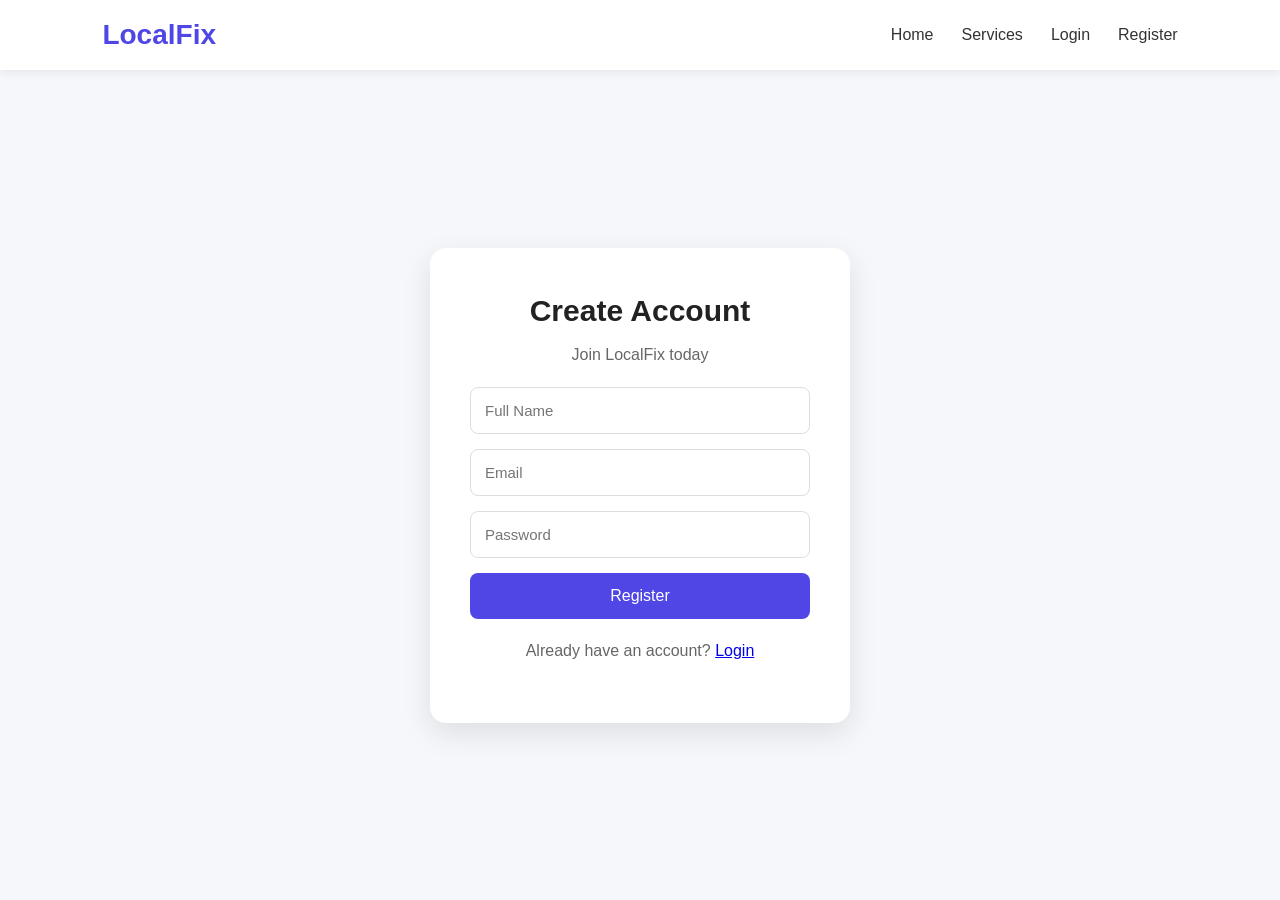
<file: frontend/register.html>
<!DOCTYPE html>
<html lang="en">

<head>
    <meta charset="UTF-8">
    <meta name="viewport" content="width=device-width, initial-scale=1.0">

    <title>LocalFix - Register</title>

    <link rel="stylesheet" href="css/style.css">
</head>

<body>

    <nav>
        <div class="logo">LocalFix</div>

        <div class="nav-links">
            <a href="index.html">Home</a>
            <a href="services.html">Services</a>
            <a href="login.html">Login</a>
        </div>
    </nav>


    <div class="auth-container">

        <div class="auth-card">

            <h2>Create Account</h2>

            <p>Join LocalFix today</p>

            <form id="registerForm">

                <input
                    type="text"
                    id="name"
                    placeholder="Full Name"
                    required
                >

                <input
                    type="email"
                    id="email"
                    placeholder="Email"
                    required
                >

                <input
                    type="password"
                    id="password"
                    placeholder="Password"
                    required
                >

                <button type="submit">
                    Register
                </button>

            </form>

            <p id="registerMessage"></p>

            <p>
                Already have an account?
                <a href="login.html">Login</a>
            </p>

        </div>

    </div>


    <script src="js/app.js"></script>

    <script>

        document
            .getElementById("registerForm")
            .addEventListener("submit", async function(event) {

                event.preventDefault();

                const name =
                    document.getElementById("name").value;

                const email =
                    document.getElementById("email").value;

                const password =
                    document.getElementById("password").value;

                const message =
                    document.getElementById("registerMessage");

                try {

                    const response = await fetch(
                        `${API_URL}/users/register`,
                        {
                            method: "POST",

                            headers: {
                                "Content-Type": "application/json"
                            },

                            body: JSON.stringify({
                                name: name,
                                email: email,
                                password: password
                            })
                        }
                    );

                    const data = await response.json();

                    if (!response.ok) {
                        message.textContent =
                            data.detail || "Registration failed";
                        return;
                    }

                    message.textContent =
                        "Registration successful! Redirecting...";

                    setTimeout(() => {
                        window.location.href = "login.html";
                    }, 1000);

                } catch (error) {

                    console.error(error);

                    message.textContent =
                        "Could not connect to server.";
                }

            });

    </script>

</body>

</html>
</file>
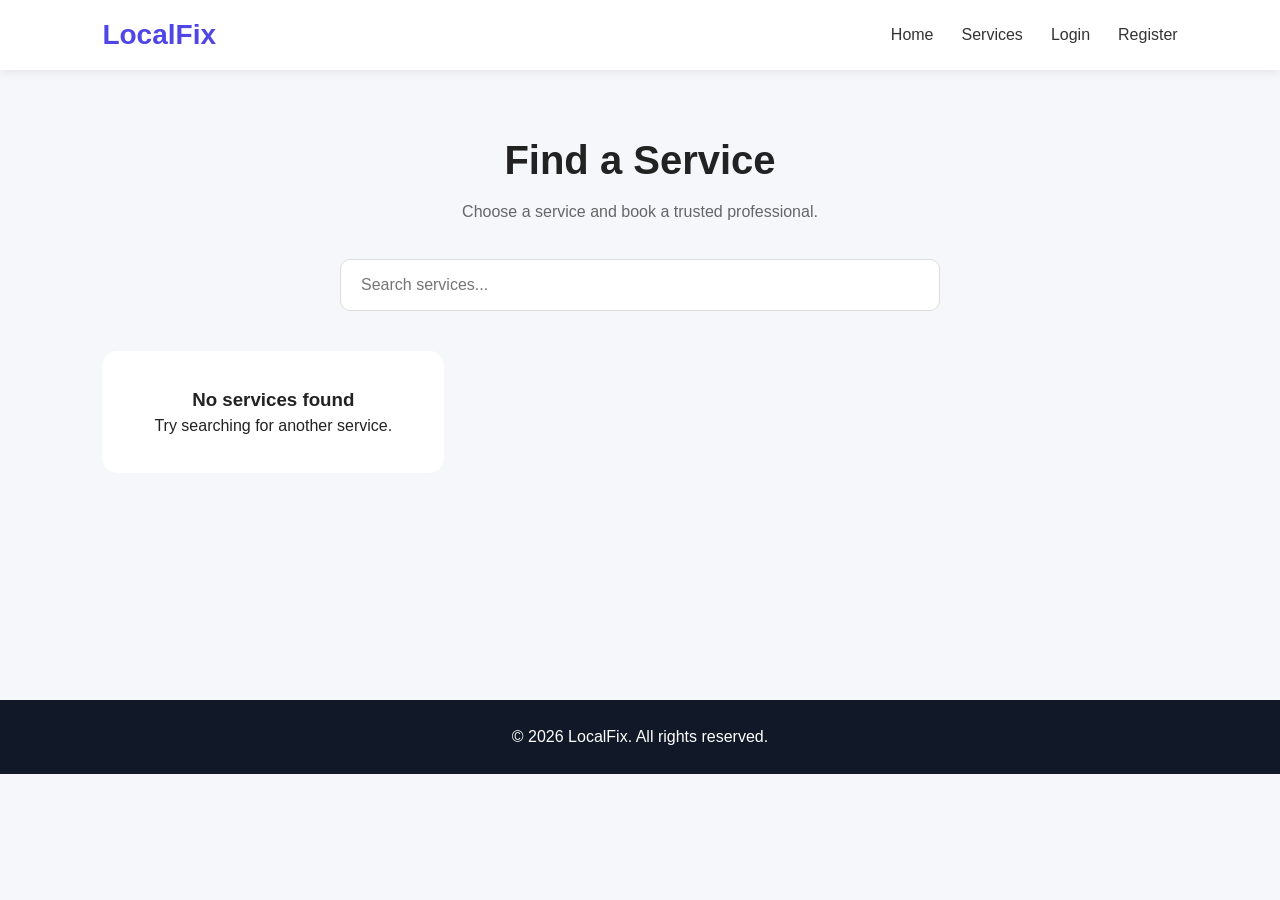
<file: frontend/services.html>
<!DOCTYPE html>
<html lang="en">

<head>

    <meta charset="UTF-8">

    <meta
        name="viewport"
        content="width=device-width, initial-scale=1.0"
    >

    <title>LocalFix - Services</title>

    <link
        rel="stylesheet"
        href="css/style.css"
    >

</head>


<body>


    <!-- NAVBAR -->

    <nav>

        <div class="logo">
            LocalFix
        </div>

        <div class="nav-links">

            <a href="index.html">
                Home
            </a>

            <a href="services.html">
                Services
            </a>

            <a href="bookings.html">
                My Bookings
            </a>

            <a href="login.html">
                Login
            </a>

        </div>

    </nav>



    <!-- SERVICES -->

    <section class="services-section">

        <div class="services-header">

            <h1>
                Find a Service
            </h1>

            <p>
                Choose a service and book a trusted professional.
            </p>

        </div>



        <!-- SEARCH -->

        <div class="service-search">

            <input
                type="text"
                id="serviceSearch"
                placeholder="Search services..."
            >

        </div>



        <!-- SERVICES -->

        <div
            id="servicesContainer"
            class="services-grid"
        >

            <p>
                Loading services...
            </p>

        </div>

    </section>



    <!-- FOOTER -->

    <footer>

        <p>
            © 2026 LocalFix. All rights reserved.
        </p>

    </footer>



    <script src="js/app.js"></script>


    <script>

        let allServices = [];


        /*
        =========================================
        Get search value from URL
        =========================================
        */

        const urlParams =
            new URLSearchParams(
                window.location.search
            );

        const urlSearch =
            urlParams.get("search");


        /*
        =========================================
        Load Services
        =========================================
        */

        async function displayServices() {

            const container =
                document.getElementById(
                    "servicesContainer"
                );

            try {

                allServices =
                    await loadServices();


                /*
                Put URL search value
                inside search box
                */

                if (urlSearch) {

                    document.getElementById(
                        "serviceSearch"
                    ).value = urlSearch;

                }


                /*
                Filter automatically
                */

                filterServices();

            }

            catch (error) {

                console.error(error);

                container.innerHTML = `
                    <div class="no-providers">

                        <h3>
                            Could not load services
                        </h3>

                        <p>
                            Please try again later.
                        </p>

                    </div>
                `;

            }

        }



        /*
        =========================================
        Filter Services
        =========================================
        */

        function filterServices() {

            const searchInput =
                document.getElementById(
                    "serviceSearch"
                );


            const search =
                searchInput.value
                    .toLowerCase()
                    .trim();


            const filteredServices =
                allServices.filter(service => {

                    const name =
                        service.name
                            .toLowerCase();

                    const category =
                        service.category
                            .toLowerCase();

                    const description =
                        service.description
                            .toLowerCase();


                    return (

                        name.includes(search) ||

                        category.includes(search) ||

                        description.includes(search)

                    );

                });


            renderServices(
                filteredServices
            );

        }



        /*
        =========================================
        Render Service Cards
        =========================================
        */

        function renderServices(
            services
        ) {

            const container =
                document.getElementById(
                    "servicesContainer"
                );


            container.innerHTML = "";


            if (services.length === 0) {

                container.innerHTML = `

                    <div class="no-providers">

                        <h3>
                            No services found
                        </h3>

                        <p>
                            Try searching for another service.
                        </p>

                    </div>

                `;

                return;

            }


            services.forEach(service => {

                const card =
                    document.createElement(
                        "div"
                    );


                card.className =
                    "service-card";


                card.innerHTML = `

                    <div class="service-icon">

                        ${getServiceIcon(
                            service.category
                        )}

                    </div>


                    <h3>
                        ${service.name}
                    </h3>


                    <p class="service-description">

                        ${service.description}

                    </p>


                    <div class="service-price">

                        ₹${service.price}

                        <span>
                            onwards
                        </span>

                    </div>


                    <button
                        onclick="bookService(
                            '${service.name}'
                        )"
                    >

                        Book Now

                    </button>

                `;


                container.appendChild(
                    card
                );

            });

        }



        /*
        =========================================
        Service Icons
        =========================================
        */

        function getServiceIcon(
            category
        ) {

            const icons = {

                "Electrician": "⚡",

                "Plumber": "🔧",

                "AC Repair": "❄️",

                "Cleaning": "🧹",

                "Carpenter": "🪚",

                "Laptop Repair": "💻"

            };


            return (
                icons[category] ||
                "🛠️"
            );

        }



        /*
        =========================================
        Book Service
        =========================================
        */

        function bookService(
            serviceName
        ) {

            window.location.href =
                `booking.html?service=${
                    encodeURIComponent(
                        serviceName
                    )
                }`;

        }



        /*
        =========================================
        Live Search
        =========================================
        */

        document
            .getElementById(
                "serviceSearch"
            )
            .addEventListener(
                "input",
                filterServices
            );



        /*
        =========================================
        Start
        =========================================
        */

        displayServices();

    </script>


</body>

</html>
</file>
<file: frontend/css/style.css>
* {
    margin: 0;
    padding: 0;
    box-sizing: border-box;
}

body {
    font-family: Arial, sans-serif;
    background: #f5f7fb;
    color: #222;
    line-height: 1.5;
}


/* =================================
   NAVBAR
================================= */

nav {
    height: 70px;
    background: white;
    display: flex;
    align-items: center;
    justify-content: space-between;
    padding: 0 8%;
    box-shadow: 0 2px 10px rgba(0, 0, 0, 0.08);
    position: sticky;
    top: 0;
    z-index: 100;
}

.logo {
    font-size: 28px;
    font-weight: bold;
    color: #4f46e5;
}

.nav-links {
    display: flex;
    gap: 28px;
}

.nav-links a {
    text-decoration: none;
    color: #333;
    font-weight: 500;
    transition: 0.2s;
}

.nav-links a:hover {
    color: #4f46e5;
}


/* =================================
   HERO
================================= */

.hero {
    min-height: 520px;
    display: flex;
    align-items: center;
    justify-content: center;
    text-align: center;
    background: linear-gradient(
        135deg,
        #4f46e5,
        #7c3aed
    );
    color: white;
    padding: 60px 20px;
}

.hero-content {
    max-width: 800px;
}

.hero h1 {
    font-size: 52px;
    line-height: 1.15;
    margin-bottom: 20px;
}

.hero p {
    font-size: 20px;
    margin-bottom: 35px;
}


/* =================================
   SEARCH
================================= */

.search-box {
    display: flex;
    background: white;
    padding: 8px;
    border-radius: 12px;
    max-width: 650px;
    margin: auto;
    box-shadow: 0 10px 30px rgba(0, 0, 0, 0.15);
}

.search-box input {
    flex: 1;
    border: none;
    outline: none;
    padding: 15px;
    font-size: 16px;
}

.search-box button {
    border: none;
    background: #4f46e5;
    color: white;
    padding: 0 25px;
    border-radius: 8px;
    cursor: pointer;
    font-size: 16px;
}

.search-box button:hover {
    background: #3730a3;
}

.hero-links {
    display: flex;
    justify-content: center;
    flex-wrap: wrap;
    gap: 12px;
    margin-top: 25px;
}

.hero-links span {
    background: rgba(255, 255, 255, 0.15);
    padding: 8px 14px;
    border-radius: 20px;
    font-size: 14px;
}


/* =================================
   GENERAL SECTIONS
================================= */

.categories {
    padding: 70px 8%;
    text-align: center;
}

.categories h2 {
    font-size: 32px;
    margin-bottom: 40px;
}

.section-description {
    color: #666;
    margin-top: -25px;
    margin-bottom: 35px;
}


/* =================================
   CATEGORY CARDS
================================= */

.category-container {
    display: grid;
    grid-template-columns: repeat(3, 1fr);
    gap: 25px;
}

.category-card {
    background: white;
    padding: 35px 20px;
    border-radius: 15px;
    cursor: pointer;
    box-shadow: 0 5px 20px rgba(0, 0, 0, 0.07);
    transition: 0.25s;
}

.category-card:hover {
    transform: translateY(-7px);
    box-shadow: 0 12px 30px rgba(0, 0, 0, 0.12);
}

.home-service-icon {
    font-size: 45px;
    margin-bottom: 15px;
}

.category-card h3 {
    font-size: 20px;
}

.category-card p {
    color: #666;
    margin-top: 10px;
}


/* =================================
   HOW IT WORKS
================================= */

.how-it-works {
    padding: 70px 8%;
    background: white;
    text-align: center;
}

.how-it-works h2 {
    font-size: 32px;
    margin-bottom: 40px;
}

.steps-container {
    display: grid;
    grid-template-columns: repeat(4, 1fr);
    gap: 25px;
}

.step-card {
    padding: 25px;
}

.step-number {
    width: 50px;
    height: 50px;
    margin: 0 auto 18px;
    border-radius: 50%;
    background: #4f46e5;
    color: white;
    display: flex;
    align-items: center;
    justify-content: center;
    font-size: 20px;
    font-weight: bold;
}

.step-card h3 {
    margin-bottom: 10px;
}

.step-card p {
    color: #666;
}


/* =================================
   AUTH
================================= */

.auth-container {
    min-height: calc(100vh - 70px);
    display: flex;
    justify-content: center;
    align-items: center;
    padding: 40px 20px;
}

.auth-card {
    width: 100%;
    max-width: 420px;
    background: white;
    padding: 40px;
    border-radius: 16px;
    box-shadow: 0 10px 30px rgba(0, 0, 0, 0.1);
    text-align: center;
}

.auth-card h2 {
    font-size: 30px;
    margin-bottom: 10px;
}

.auth-card > p {
    margin-bottom: 20px;
    color: #666;
}

.auth-card form {
    display: flex;
    flex-direction: column;
    gap: 15px;
}

.auth-card input {
    padding: 14px;
    border: 1px solid #ddd;
    border-radius: 8px;
    outline: none;
    font-size: 15px;
}

.auth-card input:focus {
    border-color: #4f46e5;
}

.auth-card button {
    padding: 14px;
    border: none;
    border-radius: 8px;
    background: #4f46e5;
    color: white;
    font-size: 16px;
    cursor: pointer;
}

.auth-card button:hover {
    background: #3730a3;
}

#registerMessage,
#loginMessage {
    margin-top: 15px;
    font-weight: 500;
}


/* =================================
   SERVICES
================================= */

.services-section {
    padding: 60px 8%;
    min-height: 70vh;
}

.services-header {
    text-align: center;
    margin-bottom: 35px;
}

.services-header h1 {
    font-size: 40px;
    margin-bottom: 10px;
}

.services-header p {
    color: #666;
}

.service-search {
    max-width: 600px;
    margin: 0 auto 40px;
}

.service-search input {
    width: 100%;
    padding: 16px 20px;
    border: 1px solid #ddd;
    border-radius: 10px;
    outline: none;
    font-size: 16px;
    background: white;
}

.service-search input:focus {
    border-color: #4f46e5;
}

.services-grid {
    display: grid;
    grid-template-columns: repeat(3, 1fr);
    gap: 25px;
}

.service-card {
    background: white;
    padding: 30px;
    border-radius: 16px;
    box-shadow: 0 5px 20px rgba(0, 0, 0, 0.07);
    transition: 0.25s;
}

.service-card:hover {
    transform: translateY(-6px);
    box-shadow: 0 12px 30px rgba(0, 0, 0, 0.12);
}

.service-icon {
    font-size: 45px;
    margin-bottom: 15px;
}

.service-card h3 {
    font-size: 22px;
    margin-bottom: 12px;
}

.service-description {
    color: #666;
    min-height: 45px;
}

.service-price {
    font-size: 20px;
    font-weight: bold;
    margin: 20px 0;
}

.service-price span {
    font-size: 14px;
    font-weight: normal;
    color: #777;
}

.service-card button {
    width: 100%;
    padding: 13px;
    border: none;
    border-radius: 8px;
    background: #4f46e5;
    color: white;
    font-size: 16px;
    cursor: pointer;
}

.service-card button:hover {
    background: #3730a3;
}


/* =================================
   BOOKING
================================= */

.booking-section {
    padding: 60px 8%;
    min-height: 70vh;
}

.booking-header {
    text-align: center;
    margin-bottom: 40px;
}

.booking-header h1 {
    font-size: 40px;
    margin-bottom: 10px;
}

.booking-header p {
    color: #666;
    font-size: 18px;
}

.providers-area {
    max-width: 900px;
    margin: 0 auto 40px;
}

.providers-area h2 {
    margin-bottom: 20px;
}

.provider-card {
    background: white;
    padding: 25px;
    margin-bottom: 18px;
    border-radius: 15px;
    box-shadow: 0 5px 20px rgba(0, 0, 0, 0.07);
    transition: 0.25s;
}

.provider-card:hover {
    transform: translateY(-4px);
}

.selected-provider {
    border: 2px solid #4f46e5;
    box-shadow: 0 8px 25px rgba(79, 70, 229, 0.18);
}

.provider-info {
    display: flex;
    align-items: center;
    gap: 15px;
}

.provider-avatar {
    width: 55px;
    height: 55px;
    border-radius: 50%;
    background: #eef2ff;
    display: flex;
    justify-content: center;
    align-items: center;
    font-size: 28px;
}

.provider-card h3 {
    margin-bottom: 5px;
    font-size: 21px;
}

.provider-service {
    color: #666;
}

.provider-details {
    display: flex;
    flex-wrap: wrap;
    gap: 20px;
    margin: 20px 0;
    color: #555;
}

.provider-buttons {
    display: flex;
    gap: 10px;
}

.provider-buttons button {
    flex: 1;
}

.provider-card button {
    border: none;
    padding: 12px 22px;
    border-radius: 8px;
    background: #4f46e5;
    color: white;
    cursor: pointer;
    font-size: 15px;
}

.provider-card button:hover {
    background: #3730a3;
}

.profile-button {
    background: #111827 !important;
}

.profile-button:hover {
    background: #374151 !important;
}

.no-providers {
    background: white;
    padding: 35px;
    border-radius: 15px;
    text-align: center;
}


/* =================================
   BOOKING FORM
================================= */

.booking-form-card {
    max-width: 650px;
    margin: 0 auto;
    background: white;
    padding: 35px;
    border-radius: 16px;
    box-shadow: 0 5px 20px rgba(0, 0, 0, 0.07);
}

.booking-form-card h2 {
    margin-bottom: 25px;
}

.booking-form-card form {
    display: flex;
    flex-direction: column;
    gap: 10px;
}

.booking-form-card label {
    font-weight: 600;
    margin-top: 8px;
}

.booking-form-card input,
.booking-form-card textarea {
    width: 100%;
    padding: 13px;
    border: 1px solid #ddd;
    border-radius: 8px;
    outline: none;
    font-size: 15px;
    font-family: inherit;
}

.booking-form-card input:focus,
.booking-form-card textarea:focus {
    border-color: #4f46e5;
}

.booking-form-card button {
    margin-top: 15px;
    padding: 14px;
    border: none;
    border-radius: 8px;
    background: #4f46e5;
    color: white;
    font-size: 16px;
    cursor: pointer;
}

.booking-form-card button:hover {
    background: #3730a3;
}

#bookingMessage {
    margin-top: 15px;
    text-align: center;
    font-weight: 600;
}


/* =================================
   MY BOOKINGS
================================= */

.booking-card {
    background: white;
    max-width: 700px;
    margin: 20px auto;
    padding: 25px;
    border-radius: 15px;
    text-align: left;
    box-shadow: 0 5px 20px rgba(0, 0, 0, 0.07);
}

.booking-card h3 {
    margin-bottom: 15px;
    color: #4f46e5;
}

.booking-card p {
    margin: 10px 0;
    color: #555;
}

.booking-details {
    margin-top: 15px;
}

.status {
    display: inline-block;
    margin-left: 5px;
    padding: 5px 12px;
    border-radius: 20px;
    background: #eef2ff;
    color: #4f46e5;
    font-weight: 600;
}

.booking-actions {
    margin-top: 18px;
}

.cancel-button {
    border: none;
    padding: 11px 18px;
    border-radius: 8px;
    background: #dc2626;
    color: white;
    font-size: 14px;
    cursor: pointer;
}

.cancel-button:hover {
    background: #b91c1c;
}


/* =================================
   BOOKING PROVIDER
================================= */

.booking-provider {
    margin: 20px 0;
    padding: 20px;
    background: #f5f7ff;
    border-radius: 12px;
    border-left: 4px solid #4f46e5;
}

.booking-provider h4 {
    margin-bottom: 12px;
    color: #4f46e5;
}

.booking-provider p {
    margin: 7px 0;
}


/* =================================
   REVIEWS
================================= */

.review-box {
    margin-top: 25px;
    padding-top: 20px;
    border-top: 1px solid #e5e7eb;
}

.review-box h4 {
    margin-bottom: 12px;
    font-size: 18px;
}

.review-box select,
.review-box textarea {
    width: 100%;
    padding: 12px;
    border: 1px solid #ddd;
    border-radius: 8px;
    margin-bottom: 12px;
    font-family: inherit;
}

.review-box textarea {
    resize: vertical;
    outline: none;
}

.review-box textarea:focus,
.review-box select:focus {
    border-color: #4f46e5;
}

.review-box button {
    padding: 12px 20px;
    border: none;
    border-radius: 8px;
    background: #4f46e5;
    color: white;
    cursor: pointer;
}

.review-box button:hover {
    background: #3730a3;
}

.review-box p {
    margin-top: 10px;
    font-weight: 600;
}

.review-card {
    background: white;
    padding: 20px;
    margin-bottom: 15px;
    border-radius: 12px;
    box-shadow: 0 4px 15px rgba(0, 0, 0, 0.06);
}

.review-rating {
    font-size: 18px;
    margin-bottom: 10px;
}

.review-card p {
    color: #555;
}


/* =================================
   PROVIDER PROFILE
================================= */

.provider-page {
    max-width: 1000px;
    margin: auto;
    padding: 60px 20px;
    min-height: 70vh;
}

.provider-profile {
    background: white;
    padding: 40px;
    border-radius: 18px;
    display: flex;
    align-items: center;
    gap: 25px;
    box-shadow: 0 8px 25px rgba(0, 0, 0, 0.08);
}

.profile-avatar {
    width: 100px;
    height: 100px;
    border-radius: 50%;
    background: #eef2ff;
    display: flex;
    align-items: center;
    justify-content: center;
    font-size: 50px;
}

.profile-info h1 {
    font-size: 32px;
    margin-bottom: 8px;
}

.profile-service {
    color: #4f46e5;
    font-weight: 600;
    margin-bottom: 12px;
}

.profile-info p {
    margin: 7px 0;
    color: #555;
}

.profile-stats {
    margin-top: 20px;
    background: white;
    padding: 25px;
    border-radius: 15px;
    display: grid;
    grid-template-columns: repeat(3, 1fr);
    gap: 20px;
    box-shadow: 0 5px 20px rgba(0, 0, 0, 0.07);
}

.profile-stats div {
    text-align: center;
}

.profile-stats strong {
    display: block;
    font-size: 22px;
    margin-bottom: 6px;
}

.profile-stats span {
    color: #666;
    font-size: 14px;
}

.profile-book-button {
    width: 100%;
    margin-top: 20px;
    padding: 15px;
    border: none;
    border-radius: 10px;
    background: #4f46e5;
    color: white;
    font-size: 17px;
    cursor: pointer;
}

.profile-book-button:hover {
    background: #3730a3;
}

.reviews-section {
    margin-top: 40px;
}

.reviews-section h2 {
    margin-bottom: 20px;
}

.reviews-header {
    display: flex;
    justify-content: space-between;
    align-items: center;
    margin-bottom: 20px;
    gap: 20px;
}

.average-rating {
    font-size: 22px;
    font-weight: bold;
}

.review-count {
    color: #666;
    margin-left: 8px;
}


/* =================================
   ADMIN
================================= */

#adminBookings {
    width: 100%;
}

#adminBookings select {
    padding: 10px;
    margin: 10px 5px 0 0;
    border: 1px solid #ddd;
    border-radius: 8px;
}

#adminBookings button {
    padding: 10px 18px;
    border: none;
    border-radius: 8px;
    background: #4f46e5;
    color: white;
    cursor: pointer;
}

#adminBookings button:hover {
    background: #3730a3;
}


/* =================================
   FOOTER
================================= */

footer {
    background: #111827;
    color: white;
    text-align: center;
    padding: 25px;
}


/* =================================
   MOBILE
================================= */

@media (max-width: 768px) {

    nav {
        padding: 0 20px;
    }

    .nav-links {
        display: none;
    }

    .hero {
        min-height: 480px;
    }

    .hero h1 {
        font-size: 36px;
    }

    .hero p {
        font-size: 17px;
    }

    .search-box {
        flex-direction: column;
        gap: 8px;
    }

    .search-box button {
        padding: 14px;
    }

    .category-container,
    .services-grid {
        grid-template-columns: 1fr;
    }

    .steps-container {
        grid-template-columns: 1fr;
    }

    .services-header h1,
    .booking-header h1 {
        font-size: 32px;
    }

    .provider-details {
        flex-direction: column;
        gap: 8px;
    }

    .provider-buttons {
        flex-direction: column;
    }

    .booking-form-card {
        padding: 25px 20px;
    }

    .provider-profile {
        flex-direction: column;
        text-align: center;
        padding: 30px 20px;
    }

    .profile-stats {
        grid-template-columns: 1fr;
    }

    .reviews-header {
        flex-direction: column;
        align-items: flex-start;
    }

    .booking-card {
        margin: 15px 0;
    }

}
</file>
